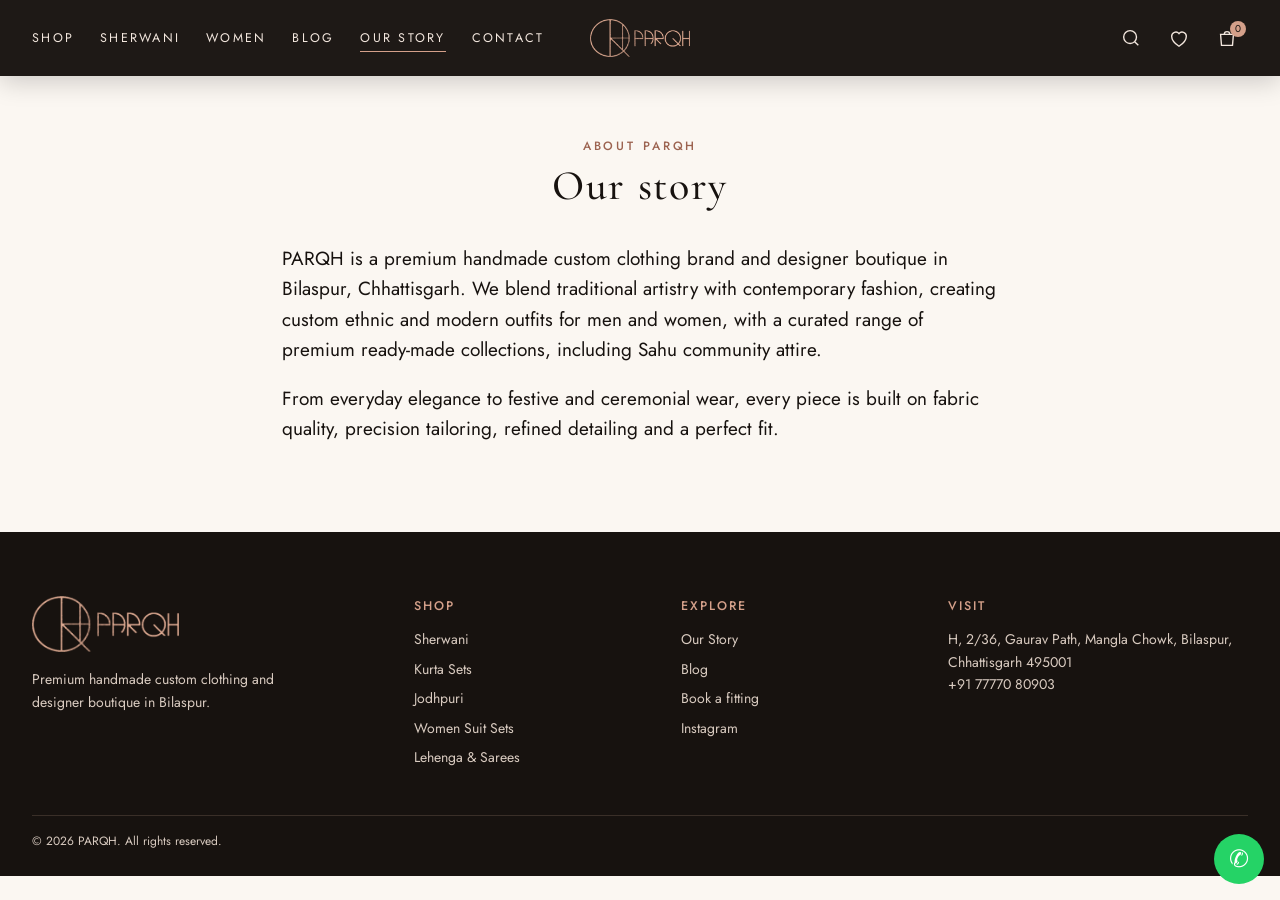
<file: about.html>
<!doctype html><html lang="en"><head><meta charset="utf-8"><meta name="viewport" content="width=device-width,initial-scale=1,viewport-fit=cover"><meta name="theme-color" content="#17120f"><title>Our Story | PARQH</title><link rel="icon" href="assets/mark.png"><link rel="preconnect" href="https://fonts.googleapis.com"><link href="https://fonts.googleapis.com/css2?family=Cormorant+Garamond:wght@400;500;600&family=Jost:wght@400;500&display=swap" rel="stylesheet"><link rel="stylesheet" href="assets/style.css"></head><body data-page="about"><div id="hdr"></div>
<main class="pg"><section class="blk" style="padding-top:20px"><div class="wrap" style="max-width:780px"><h2 class="sec-t"><small>ABOUT PARQH</small>Our story</h2><p style="font-size:19px;margin-bottom:18px">PARQH is a premium handmade custom clothing brand and designer boutique in Bilaspur, Chhattisgarh. We blend traditional artistry with contemporary fashion, creating custom ethnic and modern outfits for men and women, with a curated range of premium ready-made collections, including Sahu community attire.</p><p style="font-size:19px">From everyday elegance to festive and ceremonial wear, every piece is built on fabric quality, precision tailoring, refined detailing and a perfect fit.</p></div></section></main>
<div id="ftr"></div><script src="assets/config.js"></script><script src="assets/app.js"></script></body></html>
</file>
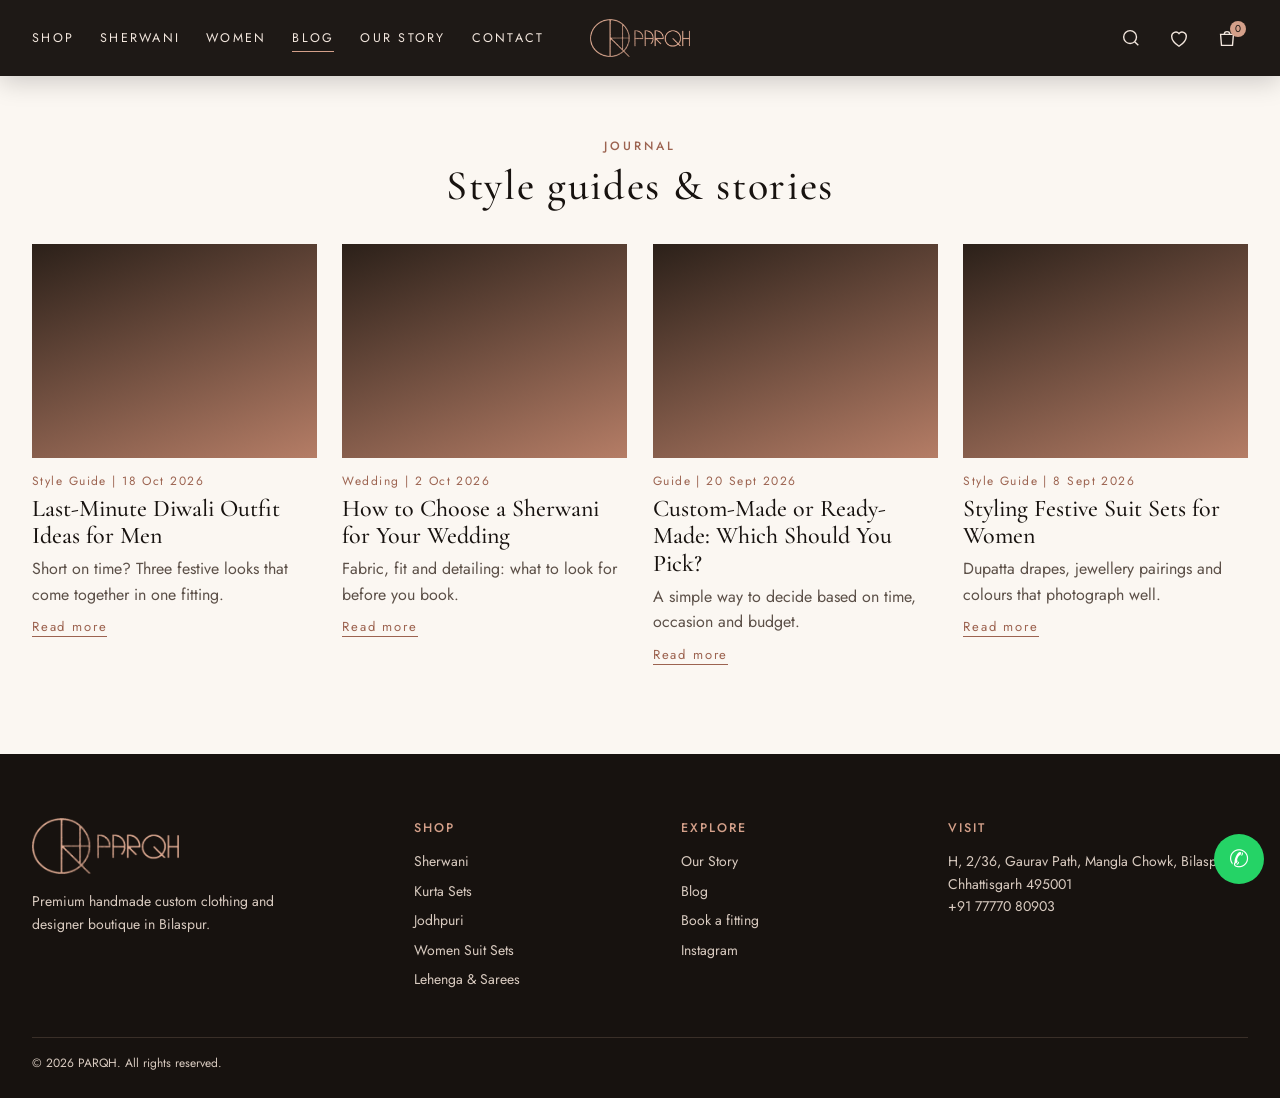
<file: blog.html>
<!doctype html><html lang="en"><head><meta charset="utf-8"><meta name="viewport" content="width=device-width,initial-scale=1,viewport-fit=cover"><meta name="theme-color" content="#17120f"><title>Blog | PARQH</title><link rel="icon" href="assets/mark.png"><link rel="preconnect" href="https://fonts.googleapis.com"><link href="https://fonts.googleapis.com/css2?family=Cormorant+Garamond:wght@400;500;600&family=Jost:wght@400;500&display=swap" rel="stylesheet"><link rel="stylesheet" href="assets/style.css"></head><body data-page="blog"><div id="hdr"></div>
<main class="pg"><section class="blk" style="padding-top:20px"><div class="wrap"><h2 class="sec-t"><small>JOURNAL</small>Style guides & stories</h2><div class="grid" id="bg" style="grid-template-columns:repeat(auto-fit,minmax(280px,1fr))"></div></div></section></main>
<div id="ftr"></div><script src="assets/config.js"></script><script src="assets/app.js"></script></body></html>
</file>
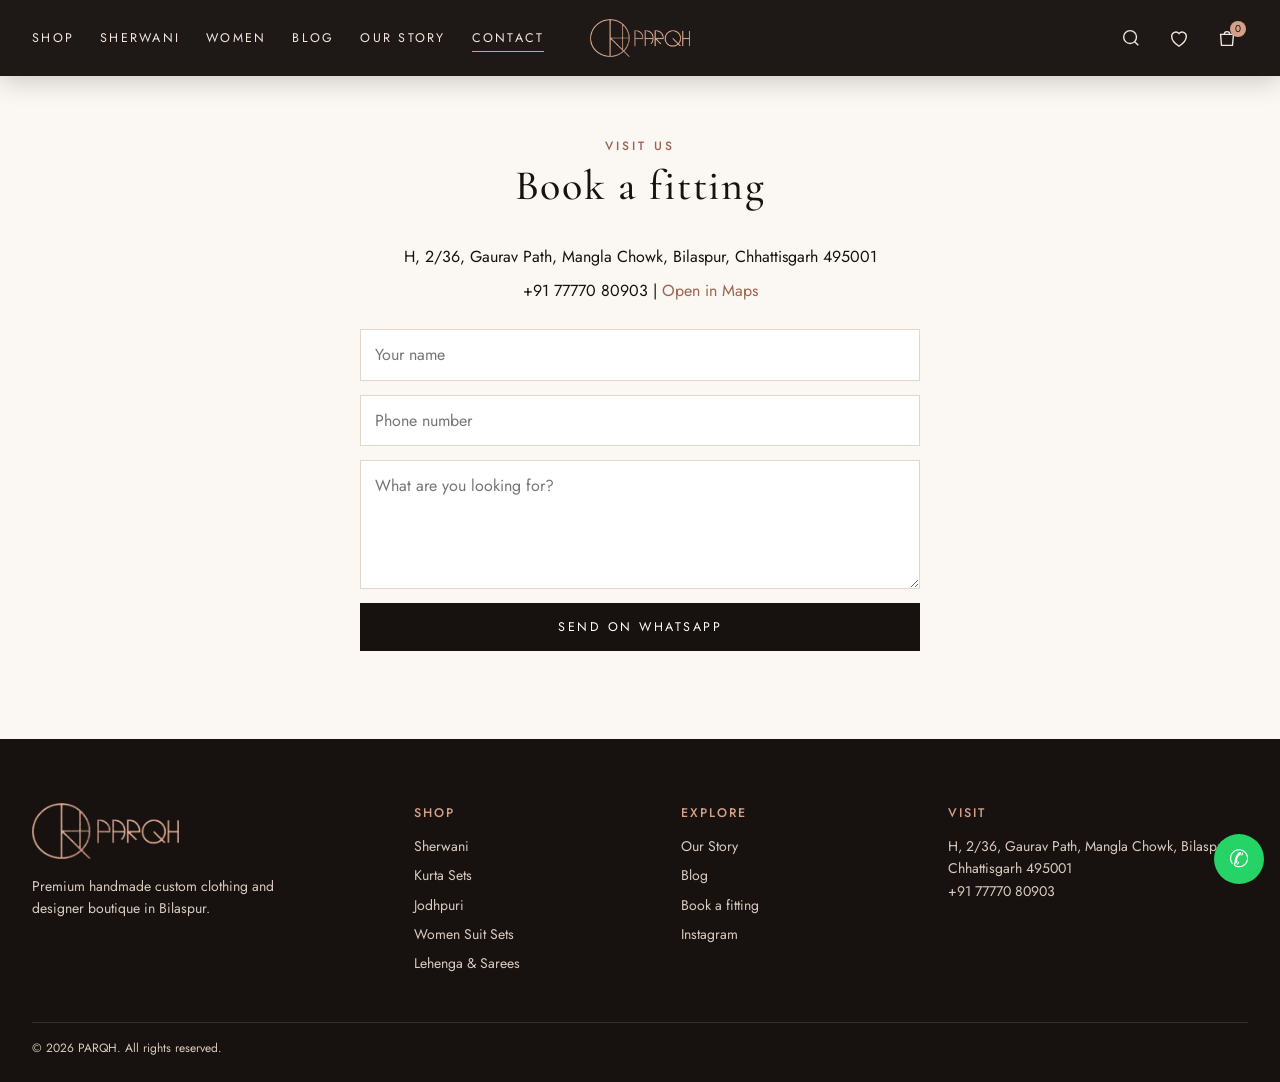
<file: contact.html>
<!doctype html><html lang="en"><head><meta charset="utf-8"><meta name="viewport" content="width=device-width,initial-scale=1,viewport-fit=cover"><meta name="theme-color" content="#17120f"><title>Contact | PARQH</title><link rel="icon" href="assets/mark.png"><link rel="preconnect" href="https://fonts.googleapis.com"><link href="https://fonts.googleapis.com/css2?family=Cormorant+Garamond:wght@400;500;600&family=Jost:wght@400;500&display=swap" rel="stylesheet"><link rel="stylesheet" href="assets/style.css"></head><body data-page="contact"><div id="hdr"></div>
<main class="pg"><section class="blk" style="padding-top:20px"><div class="wrap" style="text-align:center"><h2 class="sec-t"><small>VISIT US</small>Book a fitting</h2><p style="margin-bottom:8px">H, 2/36, Gaurav Path, Mangla Chowk, Bilaspur, Chhattisgarh 495001</p><p style="margin-bottom:26px">+91 77770 80903 | <a style="color:var(--rose-d)" target="_blank" rel="noopener" href="https://maps.google.com/?q=PARQH+Mangla+Chowk+Bilaspur">Open in Maps</a></p><form class="form" style="text-align:left" onsubmit="event.preventDefault();lead({type:'enquiry',name:this.n.value,phone:this.p.value,note:this.m.value});location.href='https://wa.me/'+SITE.phone+'?text='+encodeURIComponent('Name: '+this.n.value+'\nPhone: '+this.p.value+'\n'+this.m.value)"><input name="n" placeholder="Your name" required><input name="p" placeholder="Phone number" required><textarea name="m" rows="4" placeholder="What are you looking for?"></textarea><button class="btn dark">Send on WhatsApp</button></form></div></section></main>
<div id="ftr"></div><script src="assets/config.js"></script><script src="assets/app.js"></script></body></html>
</file>
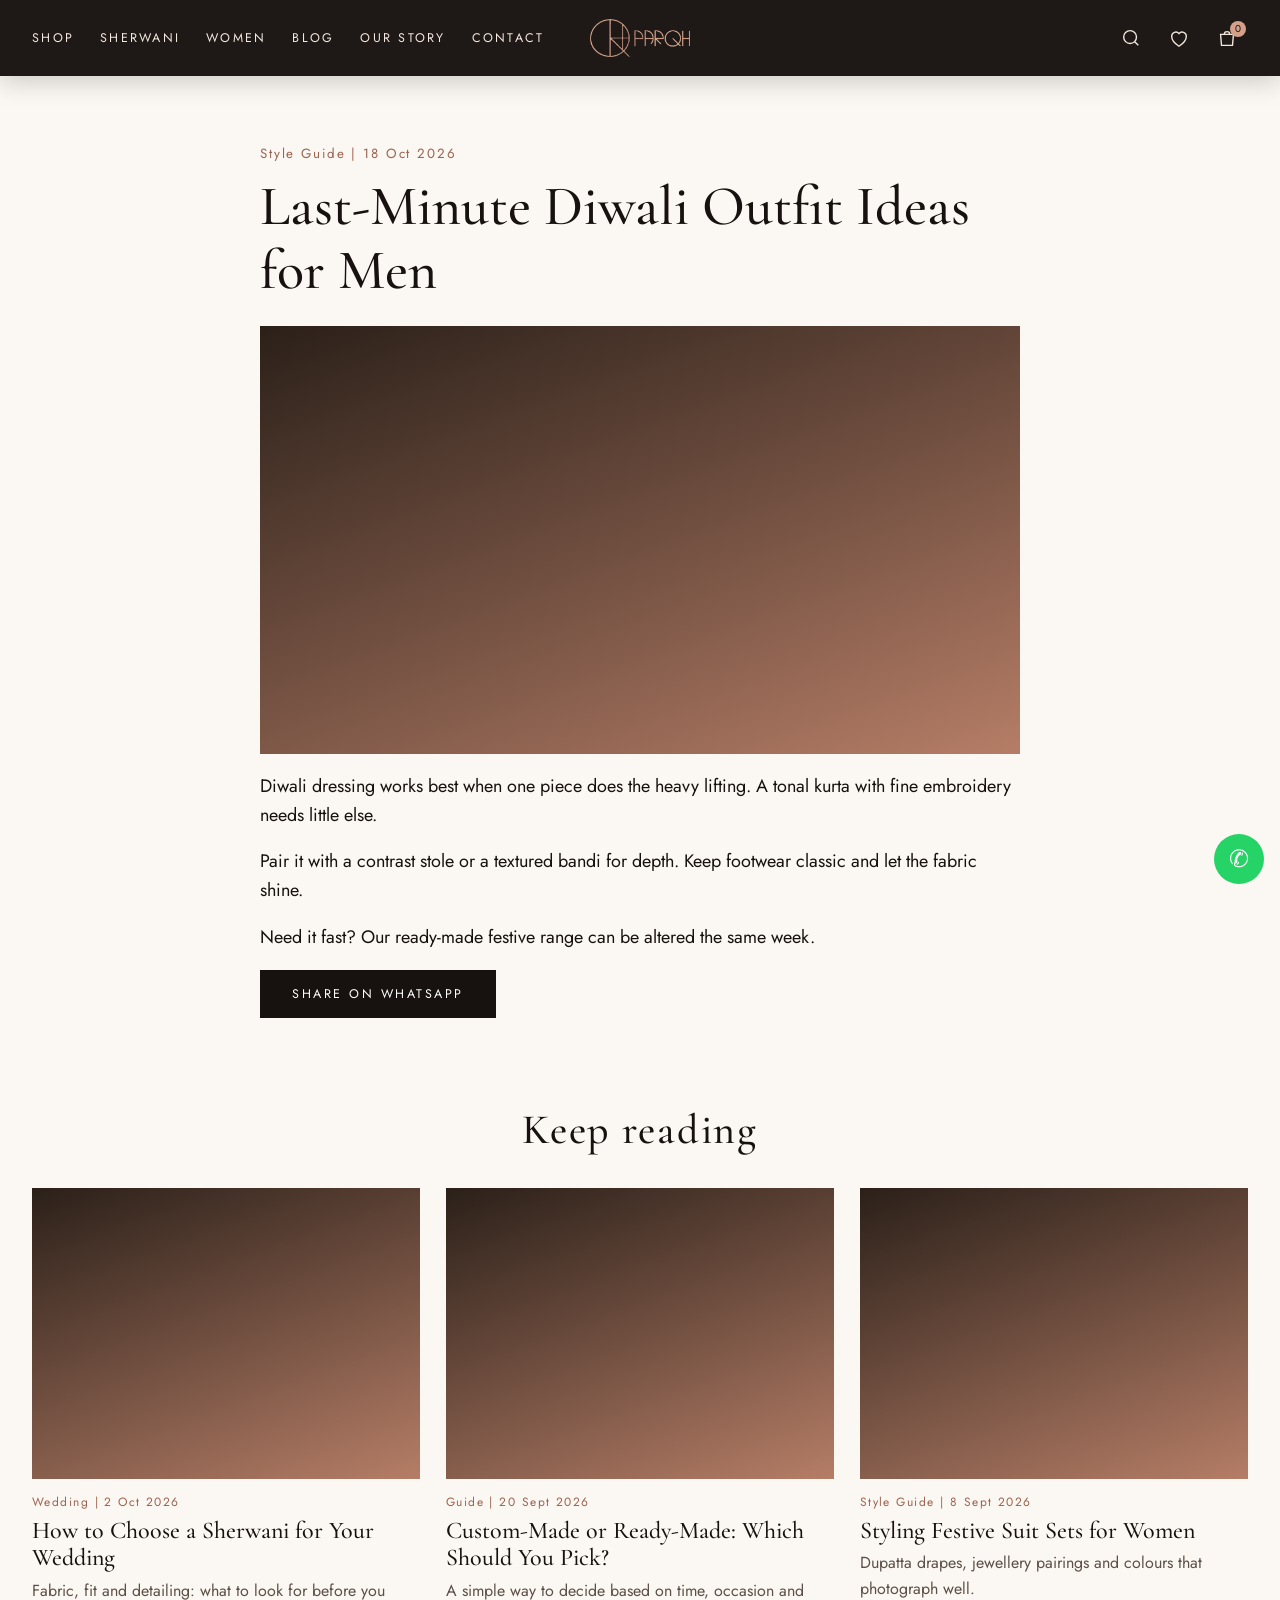
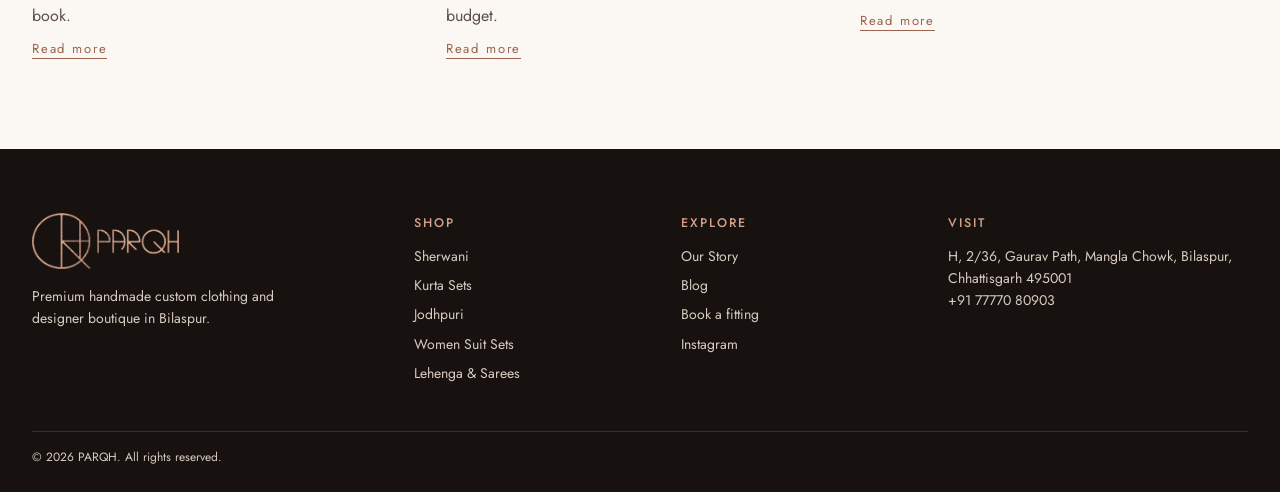
<file: post.html>
<!doctype html><html lang="en"><head><meta charset="utf-8"><meta name="viewport" content="width=device-width,initial-scale=1,viewport-fit=cover"><meta name="theme-color" content="#17120f"><title>Blog | PARQH</title><link rel="icon" href="assets/mark.png"><link rel="preconnect" href="https://fonts.googleapis.com"><link href="https://fonts.googleapis.com/css2?family=Cormorant+Garamond:wght@400;500;600&family=Jost:wght@400;500&display=swap" rel="stylesheet"><link rel="stylesheet" href="assets/style.css"></head><body data-page="post"><div id="hdr"></div>
<main class="pg"><section class="blk" style="padding-top:20px"><div class="wrap"><article class="post" id="post"></article></div></section><section class="blk" style="padding-top:0"><div class="wrap"><h2 class="sec-t">Keep reading</h2><div class="grid" id="more" style="grid-template-columns:repeat(auto-fit,minmax(260px,1fr))"></div></div></section></main>
<div id="ftr"></div><script src="assets/config.js"></script><script src="assets/app.js"></script></body></html>
</file>
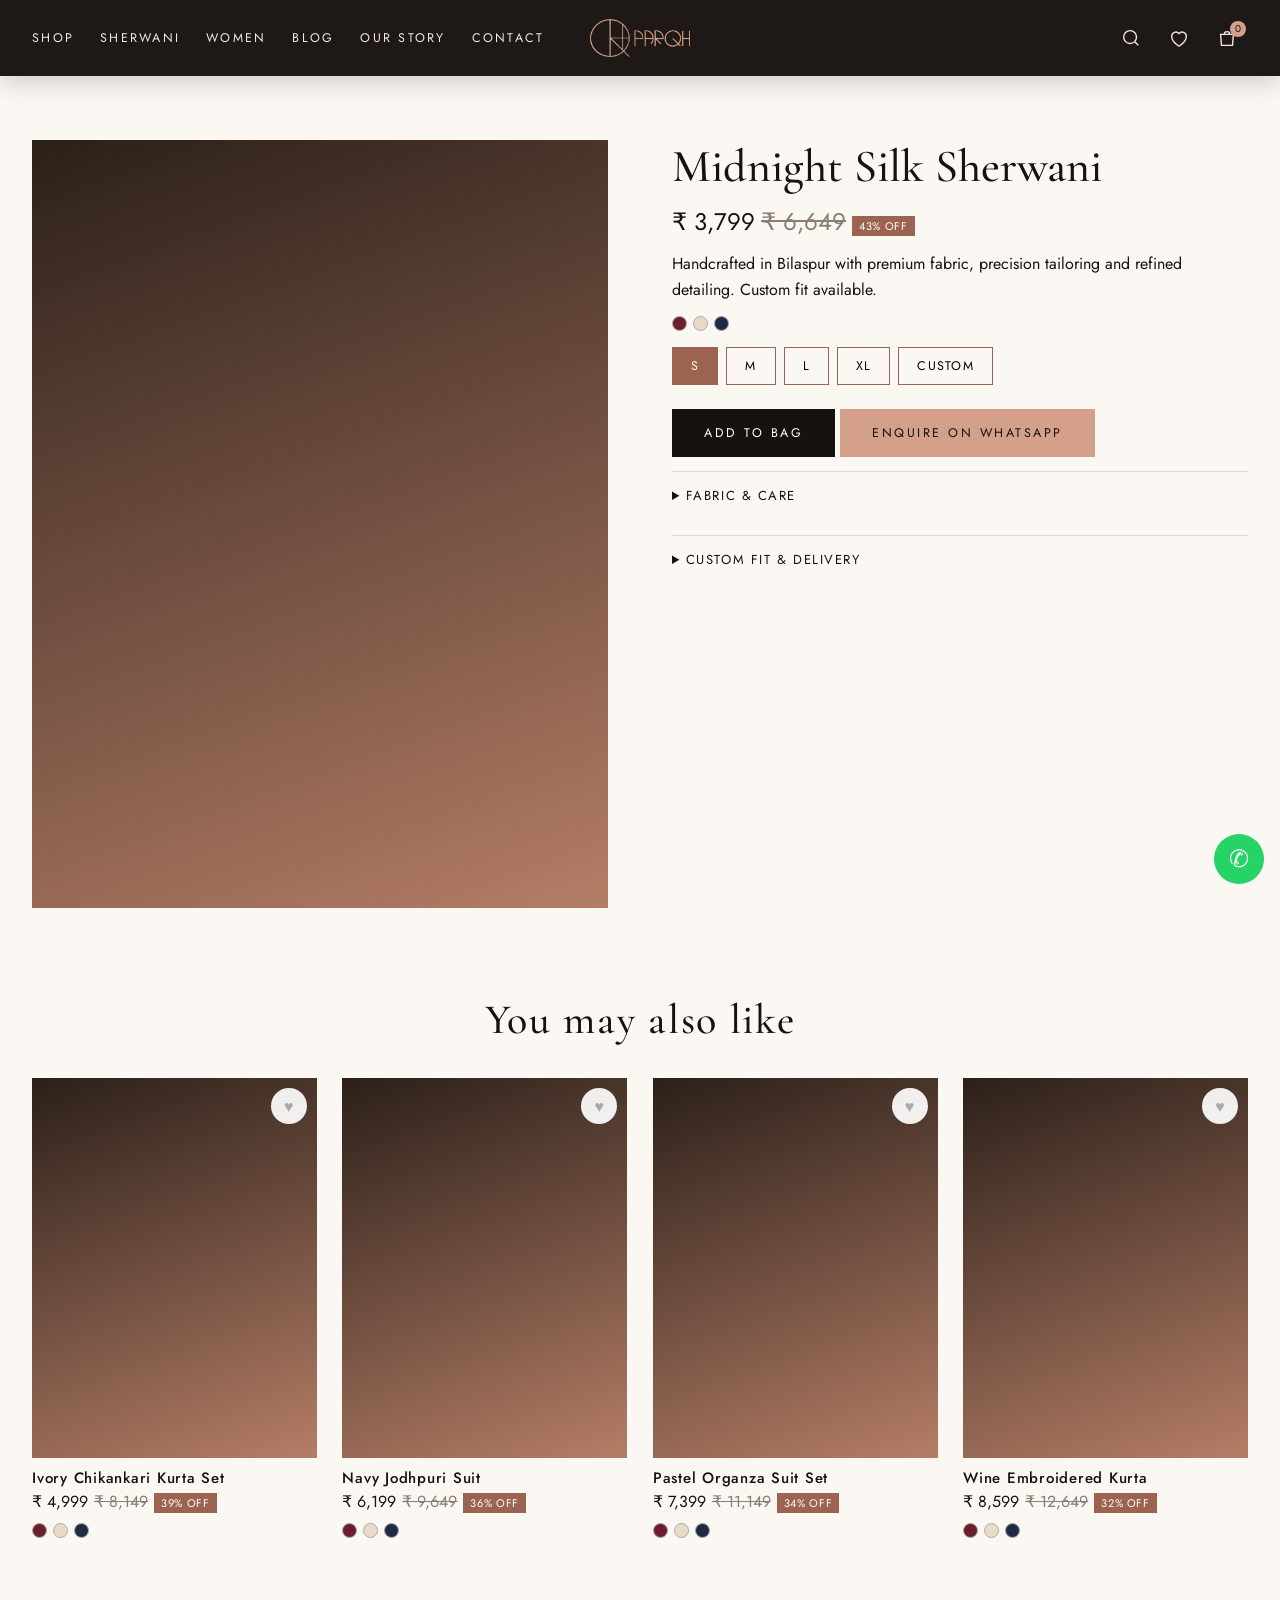
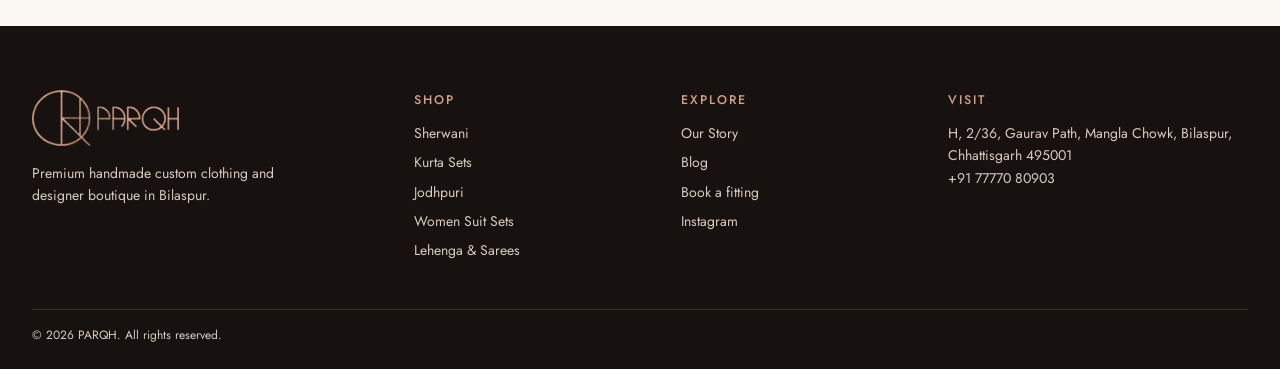
<file: product.html>
<!doctype html><html lang="en"><head><meta charset="utf-8"><meta name="viewport" content="width=device-width,initial-scale=1,viewport-fit=cover"><meta name="theme-color" content="#17120f"><title>Product | PARQH</title><link rel="icon" href="assets/mark.png"><link rel="preconnect" href="https://fonts.googleapis.com"><link href="https://fonts.googleapis.com/css2?family=Cormorant+Garamond:wght@400;500;600&family=Jost:wght@400;500&display=swap" rel="stylesheet"><link rel="stylesheet" href="assets/style.css"></head><body data-page="product"><div id="hdr"></div>
<main class="pg"><section class="blk" style="padding-top:20px"><div class="wrap"><div class="pd" id="pd"></div></div></section><section class="blk" style="padding-top:0"><div class="wrap"><h2 class="sec-t">You may also like</h2><div class="grid" id="rel"></div></div></section></main>
<div id="ftr"></div><script src="assets/config.js"></script><script src="assets/app.js"></script></body></html>
</file>
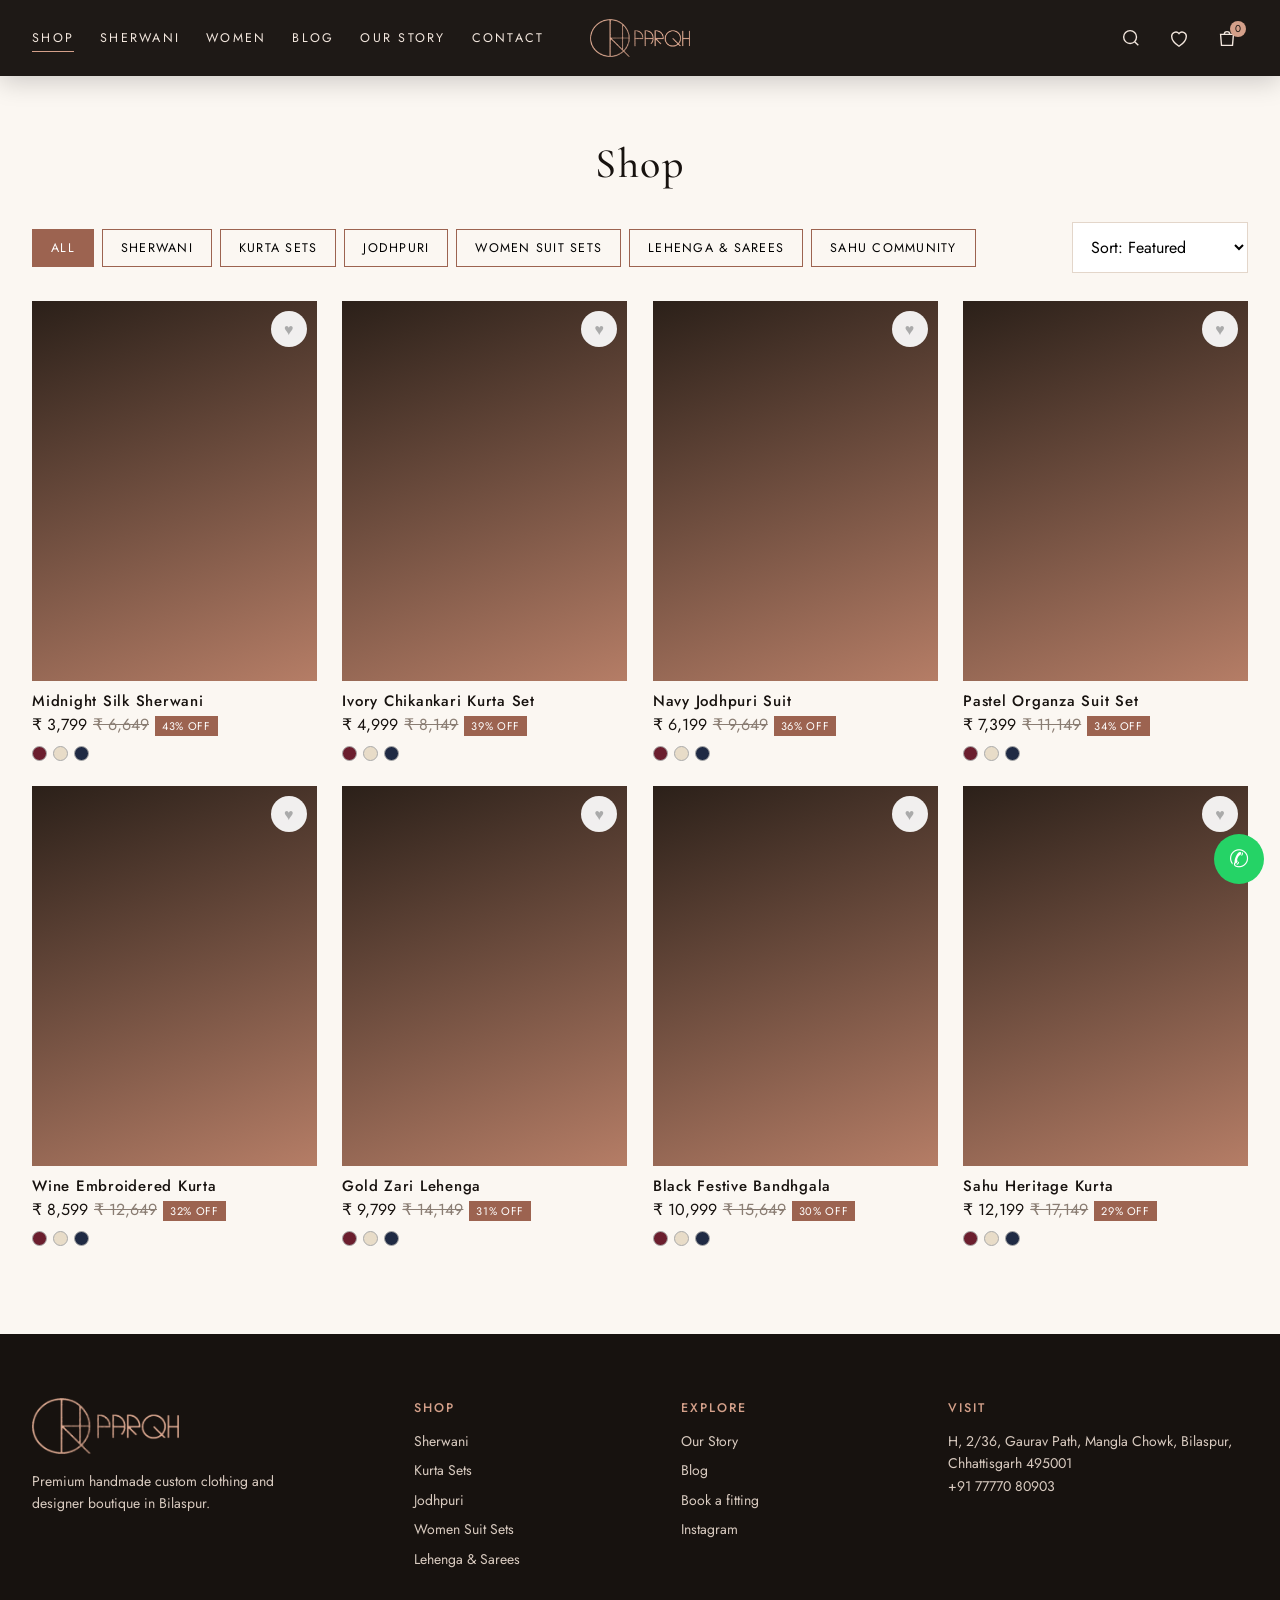
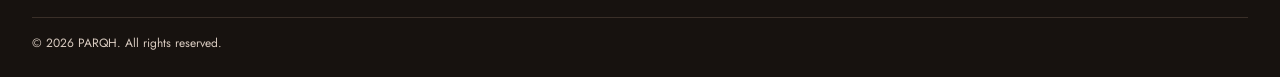
<file: shop.html>
<!doctype html><html lang="en"><head><meta charset="utf-8"><meta name="viewport" content="width=device-width,initial-scale=1,viewport-fit=cover"><meta name="theme-color" content="#17120f"><title>Shop | PARQH</title><link rel="icon" href="assets/mark.png"><link rel="preconnect" href="https://fonts.googleapis.com"><link href="https://fonts.googleapis.com/css2?family=Cormorant+Garamond:wght@400;500;600&family=Jost:wght@400;500&display=swap" rel="stylesheet"><link rel="stylesheet" href="assets/style.css"></head><body data-page="shop"><div id="hdr"></div>
<main class="pg"><section class="blk" style="padding-top:20px"><div class="wrap"><h2 class="sec-t">Shop</h2><div class="bar"><div id="chips" style="display:flex;gap:8px;flex-wrap:wrap"></div><select id="sort" aria-label="Sort"><option value="">Sort: Featured</option><option value="lo">Price: Low to High</option><option value="hi">Price: High to Low</option></select></div><div class="grid" id="grid"></div></div></section></main>
<div id="ftr"></div><script src="assets/config.js"></script><script src="assets/app.js"></script></body></html>
</file>
<file: assets/style.css>
:root{--bg:#fbf7f2;--ink:#17120f;--rose:#d4a08a;--rose-d:#9c6350;--card:#f1e8df;--line:#e3d6ca;--e:cubic-bezier(.22,.61,.36,1)}
*{box-sizing:border-box;margin:0;padding:0}html{scroll-behavior:smooth}
body{font-family:'Jost',sans-serif;background:var(--bg);color:var(--ink);line-height:1.6;overflow-x:hidden}
a{color:inherit;text-decoration:none}img{max-width:100%;display:block}button{font:inherit;cursor:pointer}
h1,h2,h3{font-family:'Cormorant Garamond',serif;font-weight:500;line-height:1.15}
.wrap{max-width:1280px;margin:0 auto;padding:0 clamp(16px,3vw,32px)}
:focus-visible{outline:2px solid var(--rose-d);outline-offset:2px}
.rv{opacity:0;transform:translateY(24px);transition:opacity .9s var(--e),transform .9s var(--e)}.rv.in{opacity:1;transform:none}
#pre{position:fixed;inset:0;background:var(--ink);z-index:99;display:grid;place-items:center;transition:opacity .7s,visibility .7s}#pre.gone{opacity:0;visibility:hidden}
#pre img{width:96px;animation:pu 1.1s ease-in-out infinite alternate}@keyframes pu{from{opacity:.3;transform:scale(.94)}to{opacity:1;transform:scale(1)}}
header.site{position:fixed;top:0;left:0;right:0;z-index:40;color:#f3e7de;transition:background .4s,box-shadow .4s}
header.solid{background:rgba(23,18,15,.97);box-shadow:0 6px 24px rgba(0,0,0,.18);backdrop-filter:blur(8px)}
.topbar{font-size:11px;letter-spacing:.16em;text-align:center;padding:7px;background:var(--rose-d);color:#fff;max-height:34px;overflow:hidden;transition:max-height .4s,padding .4s}
header.solid .topbar{max-height:0;padding:0}
.hd{display:grid;grid-template-columns:1fr auto 1fr;align-items:center;height:76px}
.lg img{height:44px;transition:height .4s}header.solid .lg img{height:38px}
.nav{display:flex;gap:26px;font-size:12.5px;letter-spacing:.18em;text-transform:uppercase}
.nav a{position:relative;padding:4px 0}.nav a:after{content:"";position:absolute;left:0;bottom:0;height:1px;width:0;background:var(--rose);transition:width .35s var(--e)}
.nav a:hover:after,.nav a.on:after{width:100%}.bg{display:none}
.ic{display:flex;gap:6px;justify-content:flex-end}.ic>*{position:relative;background:none;border:0;color:inherit;width:42px;height:42px;display:grid;place-items:center}
.ic svg{width:22px;height:22px;fill:none;stroke:currentColor;stroke-width:1.5}.ic sup{position:absolute;top:4px;right:2px;background:var(--rose);color:#17120f;font-size:10px;min-width:16px;height:16px;border-radius:8px;display:grid;place-items:center}.ic sup:empty{display:none}
.ov{position:fixed;inset:0;background:rgba(0,0,0,.55);opacity:0;visibility:hidden;transition:.4s;z-index:50}.ov.on{opacity:1;visibility:visible}
.dr{position:fixed;top:0;right:0;bottom:0;width:min(420px,92vw);background:var(--bg);z-index:60;transform:translateX(100%);transition:transform .5s var(--e);display:flex;flex-direction:column}.dr.open{transform:none}
.dh{display:flex;justify-content:space-between;padding:20px;border-bottom:1px solid var(--line);letter-spacing:.16em}.dh button,.sb button{background:none;border:0;font-size:20px}
#di{flex:1;overflow:auto;padding:16px 20px}.ci{display:grid;grid-template-columns:70px 1fr auto;gap:14px;padding:12px 0;border-bottom:1px solid var(--line);align-items:center}
.th{aspect-ratio:3/4;background:linear-gradient(160deg,#2b2019,#b57d66)}.ci small{display:block;color:#7a6c62}.ci button{background:none;border:0}.q button{width:26px;height:26px;border:1px solid var(--line);background:#fff;margin:6px 8px 0 0}
.df{padding:20px;border-top:1px solid var(--line);display:grid;gap:14px}.df>div{display:flex;justify-content:space-between}.em{text-align:center;color:#7a6c62;padding:30px 0}
.sr{position:fixed;inset:0;background:var(--bg);z-index:60;overflow:auto;padding:24px 0 40px;transform:translateY(-100%);transition:transform .5s var(--e)}.sr.open{transform:none}
.sb{display:flex;gap:10px;margin-bottom:26px}.sb input{flex:1;font-size:20px;border:0;border-bottom:1px solid var(--ink);background:none;padding:12px 0}
.btn{display:inline-block;background:var(--rose);color:#17120f;padding:14px 32px;font-size:12.5px;letter-spacing:.2em;text-transform:uppercase;border:0;transition:background .3s,color .3s,transform .3s}
.btn:hover{background:#fff;transform:translateY(-2px)}.btn.dark{background:var(--ink);color:#fff}.btn.dark:hover{background:var(--rose-d)}
.hero{position:relative;height:100svh;min-height:580px;background:var(--ink);color:#fff;overflow:hidden}
.sl{position:absolute;inset:0;opacity:0;visibility:hidden;transition:opacity 1.2s,visibility 1.2s;display:flex;align-items:flex-end}.sl.on{opacity:1;visibility:visible}
.sl .bgi{position:absolute;inset:0;background:linear-gradient(120deg,#17120f 30%,#5a3626)}.sl.s2 .bgi{background:linear-gradient(120deg,#0f1420 30%,#3a2a4a)}.sl.s3 .bgi{background:linear-gradient(120deg,#1c1410 30%,#7a4a3a)}
.sl img.p{position:absolute;inset:0;width:100%;height:100%;object-fit:cover;opacity:.6}.sl.on .bgi,.sl.on img.p{animation:kb 14s linear forwards}@keyframes kb{to{transform:scale(1.08)}}
.sl:after{content:"";position:absolute;inset:0;background:linear-gradient(transparent 40%,rgba(0,0,0,.55))}
.tx{position:relative;z-index:2;padding-bottom:15vh;max-width:720px}.tx>*{opacity:0;transform:translateY(26px);transition:opacity .9s var(--e),transform .9s var(--e)}
.sl.on .tx>*{opacity:1;transform:none}.sl.on .tx>:nth-child(2){transition-delay:.2s}.sl.on .tx>:nth-child(3){transition-delay:.4s}
.tx small{letter-spacing:.24em;color:var(--rose);font-size:13px;display:block}.tx h1{font-size:clamp(40px,7.4vw,90px);margin:12px 0 28px}
.wm{position:absolute;right:4vw;bottom:14vh;width:min(38vw,480px);opacity:.14;z-index:1;pointer-events:none}
#dots{position:absolute;bottom:5vh;left:0;right:0;display:flex;gap:10px;justify-content:center;z-index:3}#dots button{width:34px;height:3px;border:0;background:rgba(255,255,255,.35)}#dots .on{background:var(--rose)}
.mq{background:var(--ink);color:var(--rose);overflow:hidden;white-space:nowrap;padding:15px 0;font-size:13px;letter-spacing:.24em;text-transform:uppercase}.mq div{display:inline-block;animation:mq 28s linear infinite}.mq span{margin:0 34px}@keyframes mq{to{transform:translateX(-50%)}}
section.blk{padding:clamp(48px,7vw,88px) 0}.sec-t{text-align:center;font-size:clamp(28px,4vw,42px);margin-bottom:34px;letter-spacing:.04em}
.sec-t small{display:block;font-family:'Jost';font-size:12px;letter-spacing:.24em;color:var(--rose-d);margin-bottom:8px}
.rail{display:flex;gap:16px;overflow-x:auto;scroll-snap-type:x mandatory;padding-bottom:10px;scrollbar-width:none}.rail::-webkit-scrollbar{display:none}
.tile{flex:0 0 clamp(200px,24%,300px);aspect-ratio:3/4;position:relative;scroll-snap-align:start;background:linear-gradient(160deg,#2b2019,#c48b73);overflow:hidden}
.tile img{width:100%;height:100%;object-fit:cover;transition:transform .8s var(--e)}.tile:hover img{transform:scale(1.07)}
.tile span{position:absolute;inset:auto 0 0;padding:44px 10px 18px;color:#fff;text-align:center;letter-spacing:.16em;text-transform:uppercase;font-size:14px;background:linear-gradient(transparent,rgba(0,0,0,.65))}
.grid{display:grid;grid-template-columns:repeat(4,1fr);gap:clamp(14px,2vw,26px)}
.pc{position:relative}.pc .im,.bl .im{aspect-ratio:3/4;background:linear-gradient(160deg,#2b2019,#b57d66);overflow:hidden;position:relative}.pc .im img,.bl .im img{width:100%;height:100%;object-fit:cover;transition:transform .8s var(--e)}.pc:hover .im img,.bl:hover .im img{transform:scale(1.06)}
.pc h3{font-family:'Jost';font-size:15px;letter-spacing:.05em;margin-top:12px;font-weight:500}.price{margin-top:2px}.price s{color:#8a7d73;margin:0 6px}
.off{background:var(--rose-d);color:#fff;font-size:11px;padding:2px 7px;letter-spacing:.06em}.sw{display:flex;gap:6px;margin-top:8px}.sw i{width:15px;height:15px;border-radius:50%;border:1px solid #aaa}
.hrt{position:absolute;top:10px;right:10px;width:36px;height:36px;border-radius:50%;border:0;background:rgba(255,255,255,.92);color:#aaa;z-index:2;transition:transform .3s}.hrt:hover{transform:scale(1.12)}.hrt.on{color:#c0392b}
.split{display:grid;grid-template-columns:1fr 1fr;background:var(--card)}.split .t{padding:clamp(36px,7vw,90px);align-self:center}.split h2{font-size:clamp(30px,4vw,48px);margin-bottom:16px}.split p{margin-bottom:24px;max-width:46ch}
.split .p{min-height:440px;background:linear-gradient(160deg,#17120f,#9c6350);display:grid;place-items:center}.split .p img{width:100%;height:100%;object-fit:cover}.split .p .mk{width:40%;height:auto;opacity:.5}
.tg{display:grid;grid-template-columns:repeat(3,1fr);gap:22px}.ts{background:#fff;padding:30px;border:1px solid var(--line)}.ts p{font-family:'Cormorant Garamond';font-size:21px;line-height:1.4}.ts small{display:block;margin-top:14px;color:var(--rose-d);letter-spacing:.12em}
.bl small{display:block;margin:14px 0 4px;color:var(--rose-d);letter-spacing:.12em;font-size:12px}.bl .im{aspect-ratio:4/3}.bl h3{font-size:24px}.bl p{color:#5c5048;margin:6px 0}.rm{border-bottom:1px solid var(--rose-d);color:var(--rose-d);font-size:13px;letter-spacing:.14em}
.ig{display:grid;grid-template-columns:repeat(6,1fr);gap:8px}.ig a{aspect-ratio:1;background:linear-gradient(160deg,#2b2019,#c48b73);display:grid;place-items:center;color:#fff;opacity:.9;transition:opacity .3s}.ig a:hover{opacity:1}
.nl{background:var(--ink);color:#f3e7de;text-align:center}.nl form{display:flex;gap:0;max-width:520px;margin:22px auto 0}.nl input{flex:1}
select,input,textarea{font:inherit;padding:12px 14px;border:1px solid var(--line);background:#fff;min-width:0;width:100%}
.bar{display:flex;gap:14px;flex-wrap:wrap;align-items:center;margin-bottom:28px}.bar select{width:auto;margin-left:auto}
.chip{padding:8px 18px;border:1px solid var(--rose-d);font-size:12.5px;letter-spacing:.1em;text-transform:uppercase;background:none;transition:.3s}.chip.on,.chip:hover{background:var(--rose-d);color:#fff}
main.pg{padding-top:120px}.pd{display:grid;grid-template-columns:1fr 1fr;gap:clamp(24px,5vw,64px)}.pd .main{aspect-ratio:3/4;background:linear-gradient(160deg,#2b2019,#b57d66)}.pd .main img{width:100%;height:100%;object-fit:cover}
.pd h1{font-size:clamp(30px,4vw,46px)}.sizes{display:flex;gap:8px;flex-wrap:wrap;margin:16px 0 24px}.pd details{border-top:1px solid var(--line);padding:14px 0;margin-top:14px}.pd summary{cursor:pointer;letter-spacing:.12em;font-size:13px;text-transform:uppercase}
.post{max-width:760px;margin:0 auto}.post h1{font-size:clamp(34px,5vw,56px);margin:8px 0 24px}.post p{font-size:18px;margin:18px 0}.post .im{aspect-ratio:16/9;background:linear-gradient(160deg,#2b2019,#b57d66)}.post .im img{width:100%;height:100%;object-fit:cover}
footer.site{background:var(--ink);color:#d9cbc0;padding:64px 0 24px;font-size:14px}footer .cols{display:grid;grid-template-columns:1.5fr 1fr 1fr 1.3fr;gap:36px}
footer h4{color:var(--rose);letter-spacing:.16em;font-size:12.5px;margin-bottom:12px;text-transform:uppercase;font-weight:500}footer li{list-style:none;margin:7px 0}footer li a:hover{color:var(--rose)}footer .c{margin-top:40px;border-top:1px solid #3a2f28;padding-top:16px;font-size:12px}
.wa,#top{position:fixed;right:16px;width:50px;height:50px;border-radius:50%;display:grid;place-items:center;z-index:30;border:0}.wa{bottom:16px;background:#25d366;color:#fff;font-size:24px}#top{bottom:76px;background:var(--ink);color:var(--rose);opacity:0;visibility:hidden;transition:.3s}#top.on{opacity:1;visibility:visible}
.form{display:grid;gap:14px;max-width:560px;margin:auto}
@media(max-width:1100px){.grid{grid-template-columns:repeat(3,1fr)}.nav{gap:18px}.ig{grid-template-columns:repeat(3,1fr)}}
@media(max-width:900px){.bg{display:grid;background:none;border:0;color:inherit;font-size:26px;width:42px;height:42px;place-items:center}
.nav{position:fixed;top:0;left:0;bottom:0;width:min(320px,84vw);background:var(--ink);flex-direction:column;padding:90px 28px;gap:22px;transform:translateX(-100%);transition:transform .5s var(--e);z-index:60;font-size:14px}.nav.open{transform:none}
.split,.pd,.tg{grid-template-columns:1fr}.split .p{min-height:300px}footer .cols{grid-template-columns:1fr 1fr}.lg img{height:36px}.tile{flex-basis:44%}}
@media(max-width:640px){.grid{grid-template-columns:repeat(2,1fr)}.hd{height:64px}.wm{width:60vw;bottom:auto;top:14vh}main.pg{padding-top:100px}.ig{grid-template-columns:repeat(3,1fr)}.ig a:nth-child(n+4){display:none}.nl form{flex-direction:column;gap:10px}}
@media(prefers-reduced-motion:reduce){*{animation:none!important;transition-duration:.01s!important}.rv{opacity:1;transform:none}}
</file>
